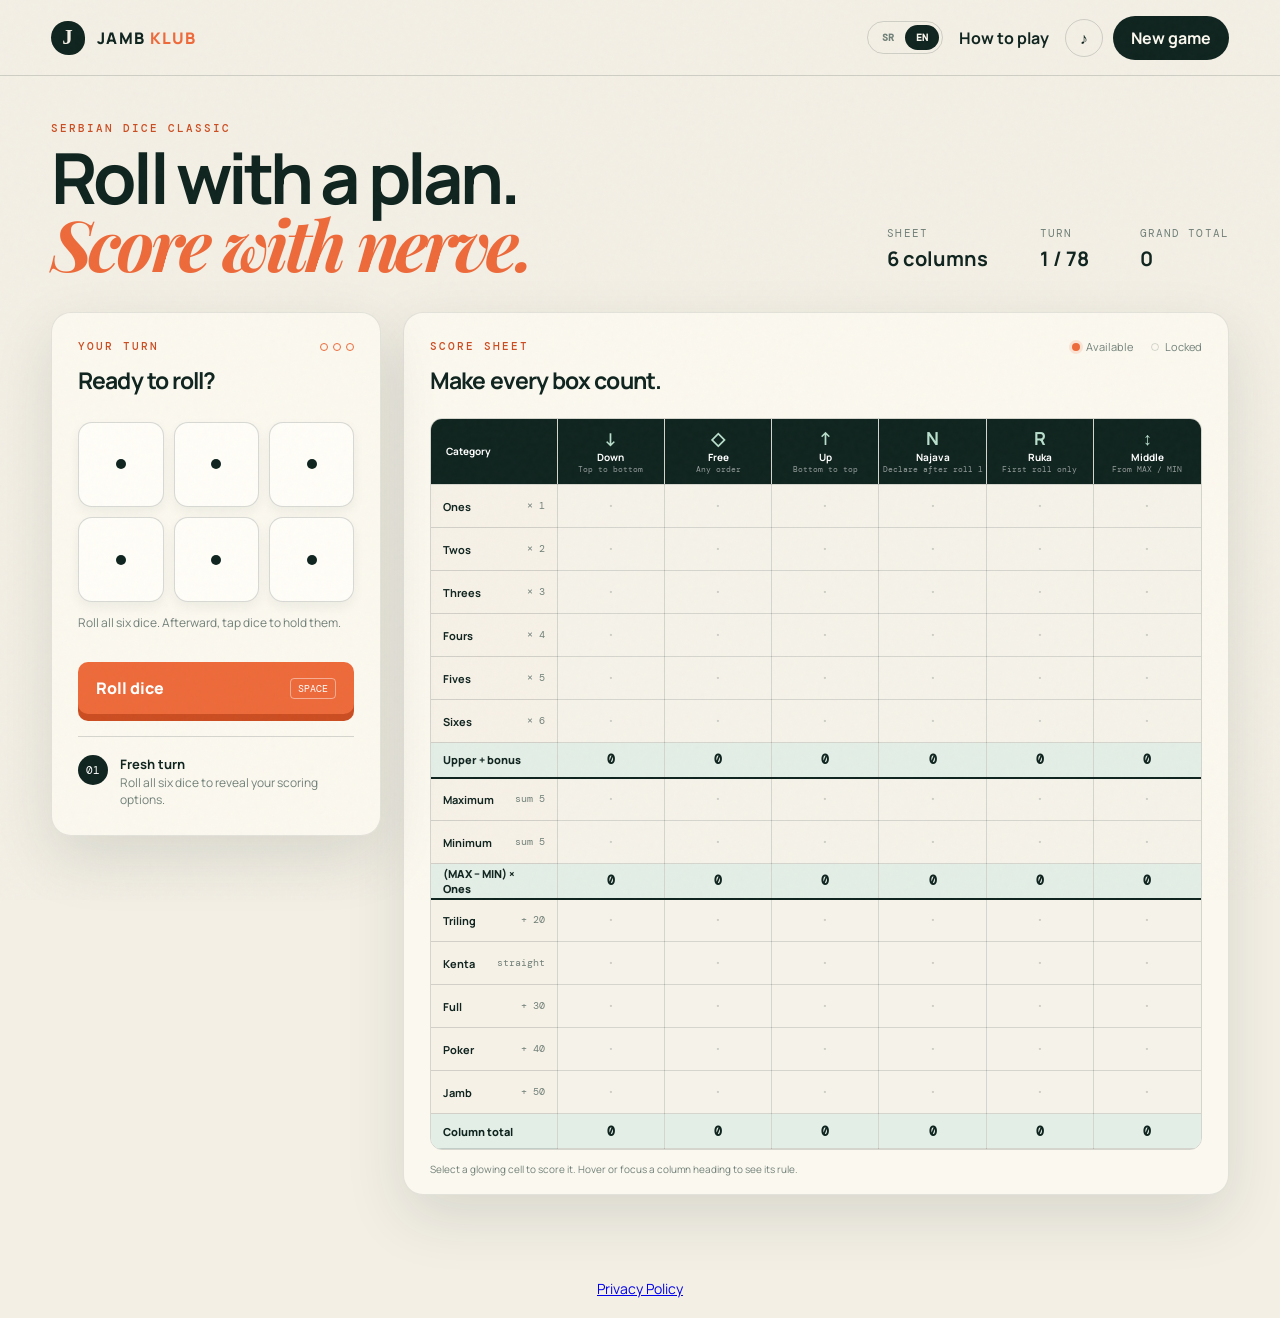
<file: index.html>
<!doctype html>
<html lang="en">
  <head>
<meta charset="UTF-8" />
<meta name="viewport" content="width=device-width, initial-scale=1.0" />
<meta name="theme-color" content="#10241f" />

<title>Jamb Klub - Free Online Jamb Game</title>

<meta name="description" content="Play Jamb online for free. Classic Serbian dice game with 6, 8 and 10 column score sheets. Available in English and Serbian." />
<meta name="keywords" content="jamb, jamb online, online jamb, jamb game, dice game, yatzy, yahtzee, free jamb, jamb klub, jamb score sheet" />
<meta name="author" content="Jamb Klub" />
<meta name="robots" content="index, follow" />

<link rel="canonical" href="https://JAMBKLUB.COM/" />

<meta property="og:type" content="website" />
<meta property="og:title" content="Jamb Klub - Free Online Jamb Game" />
<meta property="og:description" content="Play Jamb online for free. Classic Serbian dice game with 6, 8 and 10 column score sheets." />
<meta property="og:url" content="https://JAMBKLUB.COM/" />
<meta property="og:site_name" content="Jamb Klub" />

<meta name="twitter:card" content="summary_large_image" />
<meta name="twitter:title" content="Jamb Klub - Free Online Jamb Game" />
<meta name="twitter:description" content="Play Jamb online for free. Classic Serbian dice game." />

<script type="application/ld+json">
{
"@context":"https://schema.org",
"@type":"WebApplication",
"name":"Jamb Klub",
"applicationCategory":"Game",
"operatingSystem":"Any",
"description":"Play Jamb online for free.",
"offers":{"@type":"Offer","price":"0"}
}
</script>

<link rel="stylesheet" href="styles.css" />
</head>
  <body>
    <div class="paper-noise" aria-hidden="true"></div>
    <header class="topbar">
      <a class="brand" href="#" aria-label="Jamb Klub home" data-i18n-aria="brand.home">
        <span class="brand-mark">J</span>
        <span>JAMB <i>KLUB</i></span>
      </a>
      <div class="top-actions">
        <div class="language-switch" role="group" aria-label="Language" data-i18n-aria="nav.language">
          <button type="button" data-language="sr" aria-pressed="false">SR</button>
          <button type="button" data-language="en" aria-pressed="true">EN</button>
        </div>
        <button class="text-button" id="rulesButton" data-i18n="nav.rules">How to play</button>
        <button class="icon-button" id="soundButton" aria-label="Toggle sound" title="Toggle sound">♪</button>
        <button class="new-game-button" id="newGameButton" data-i18n="nav.newGame">New game</button>
      </div>
    </header>

    <main>
      <section class="hero">
        <div>
          <p class="eyebrow" data-i18n="hero.eyebrow">SERBIAN DICE CLASSIC</p>
          <h1><span data-i18n="hero.line1">Roll with a plan.</span><br /><em data-i18n="hero.line2">Score with nerve.</em></h1>
        </div>
        <div class="game-meta">
          <div><span data-i18n="meta.sheet">Sheet</span><strong id="sheetLabel">6 columns</strong></div>
          <div><span data-i18n="meta.turn">Turn</span><strong id="turnLabel">1 / 78</strong></div>
          <div><span data-i18n="meta.total">Grand total</span><strong id="grandTotal">0</strong></div>
        </div>
      </section>

      <section class="game-layout">
        <aside class="play-panel">
          <div class="turn-heading">
            <div>
              <p class="eyebrow" data-i18n="play.yourTurn">YOUR TURN</p>
              <h2 id="rollHeading">Ready to roll?</h2>
            </div>
            <span class="roll-pips" id="rollPips" aria-label="Zero of three rolls used"><i></i><i></i><i></i></span>
          </div>

          <div class="dice-tray" id="diceTray" aria-label="Dice tray" data-i18n-aria="play.diceTray"></div>
          <p class="tray-tip" id="trayTip">Roll all six dice. Afterward, tap dice to hold them.</p>
          <button class="roll-button" id="rollButton"><span id="rollButtonText">Roll dice</span><kbd>SPACE</kbd></button>

          <div class="announcement-card hidden" id="announcementCard">
            <p class="eyebrow" data-i18n="announcement.eyebrow">ANNOUNCEMENT</p>
            <strong id="announcementTitle" data-i18n="announcement.choose">Choose an announcement</strong>
            <p id="announcementCopy" data-i18n="announcement.instructions">After your first roll, select an open Najava cell to commit to it.</p>
            <button id="cancelAnnouncement" class="text-button" data-i18n="announcement.cancel">Cancel announcement</button>
          </div>

          <div class="turn-message" id="turnMessage" role="status" aria-live="polite">
            <span>01</span>
            <p><strong>Start here</strong>Roll the dice, keep what you like, and score one highlighted box.</p>
          </div>
        </aside>

        <section class="score-section">
          <div class="score-toolbar">
            <div>
              <p class="eyebrow" data-i18n="score.eyebrow">SCORE SHEET</p>
              <h2 data-i18n="score.heading">Make every box count.</h2>
            </div>
            <div class="legend"><span><i class="available-dot"></i><b data-i18n="score.available">Available</b></span><span><i class="locked-dot"></i><b data-i18n="score.locked">Locked</b></span></div>
          </div>
          <div class="score-scroll">
            <table id="scoreTable">
              <thead id="scoreHead"></thead>
              <tbody id="scoreBody"></tbody>
            </table>
          </div>
          <p class="table-hint" data-i18n="score.hint">Select a glowing cell to score it. Hover or focus a column heading to see its rule.</p>
        </section>
      </section>
    </main>

    <footer style="text-align:center;padding:20px;color:#718078;font-size:14px;">
      <a href="privacy.html">Privacy Policy</a>
    </footer>


    <dialog id="setupDialog" class="modal">
      <form method="dialog" id="setupForm">
        <button class="modal-close" value="cancel" aria-label="Close" data-i18n-aria="common.close">×</button>
        <p class="eyebrow" data-i18n="setup.eyebrow">NEW GAME</p>
        <h2 data-i18n="setup.heading">Choose your sheet.</h2>
        <p data-i18n="setup.copy">More columns mean a longer, more tactical game.</p>
        <div class="sheet-options">
          <label><input type="radio" name="columns" value="6" checked /><span><b>6</b><strong data-i18n="setup.classic">Classic</strong><small data-i18n="setup.classicTime">78 turns · about 35 min</small></span></label>
          <label><input type="radio" name="columns" value="8" /><span><b>8</b><strong data-i18n="setup.extended">Extended</strong><small data-i18n="setup.extendedTime">104 turns · about 50 min</small></span></label>
          <label><input type="radio" name="columns" value="10" /><span><b>10</b><strong data-i18n="setup.master">Master</strong><small data-i18n="setup.masterTime">130 turns · about 70 min</small></span></label>
        </div>
        <button class="primary-button" value="default" id="startGameButton" data-i18n="setup.start">Start game</button>
      </form>
    </dialog>

    <dialog id="rulesDialog" class="modal rules-modal">
      <form method="dialog">
        <button class="modal-close" value="cancel" aria-label="Close" data-i18n-aria="common.close">×</button>
        <p class="eyebrow" data-i18n="rules.eyebrow">QUICK RULES</p>
        <h2 data-i18n="rules.heading">How this Jamb works.</h2>
        <div class="rules-grid">
          <article><b>01</b><h3 data-i18n="rules.rollTitle">Roll</h3><p data-i18n="rules.rollCopy">Roll six dice up to three times. Hold any dice between rolls; the best five count.</p></article>
          <article><b>02</b><h3 data-i18n="rules.scoreTitle">Score</h3><p data-i18n="rules.scoreCopy">Choose one glowing box. Number rows count matching dice. Combination rows add their printed bonuses.</p></article>
          <article><b>03</b><h3 data-i18n="rules.orderTitle">Respect order</h3><p data-i18n="rules.orderCopy">Arrows constrain the next legal box. Najava must be declared after roll one. Ruka scores roll one only.</p></article>
          <article><b>04</b><h3 data-i18n="rules.winTitle">Win</h3><p data-i18n="rules.winCopy">Finish every box. Each column totals its upper bonus, MAX–MIN calculation, and combinations.</p></article>
        </div>
        <div class="formula-strip"><span><i data-i18n="rules.upper">Upper bonus</i><strong data-i18n="rules.upperFormula">+30 at 60</strong></span><span><i data-i18n="rules.middle">Middle</i><strong data-i18n="rules.middleFormula">(MAX − MIN) × Ones</strong></span><span><i data-i18n="rules.straight">Straight</i><strong>66 / 56 / 46</strong></span></div>
        <button class="primary-button" value="default" data-i18n="rules.back">Back to the table</button>
      </form>
    </dialog>

    <dialog id="finishDialog" class="modal finish-modal">
      <form method="dialog">
        <p class="eyebrow" data-i18n="finish.eyebrow">SHEET COMPLETE</p>
        <h2 id="finishTitle" data-i18n="finish.fine">A fine game.</h2>
        <div class="final-score" id="finalScore">0</div>
        <p id="finishCopy" data-i18n="finish.defaultCopy">That is your final Jamb score.</p>
        <button class="primary-button" value="default" id="playAgainButton" data-i18n="finish.again">Play again</button>
      </form>
    </dialog>

    <script src="app.js"></script>
  </body>
</html>
</file>
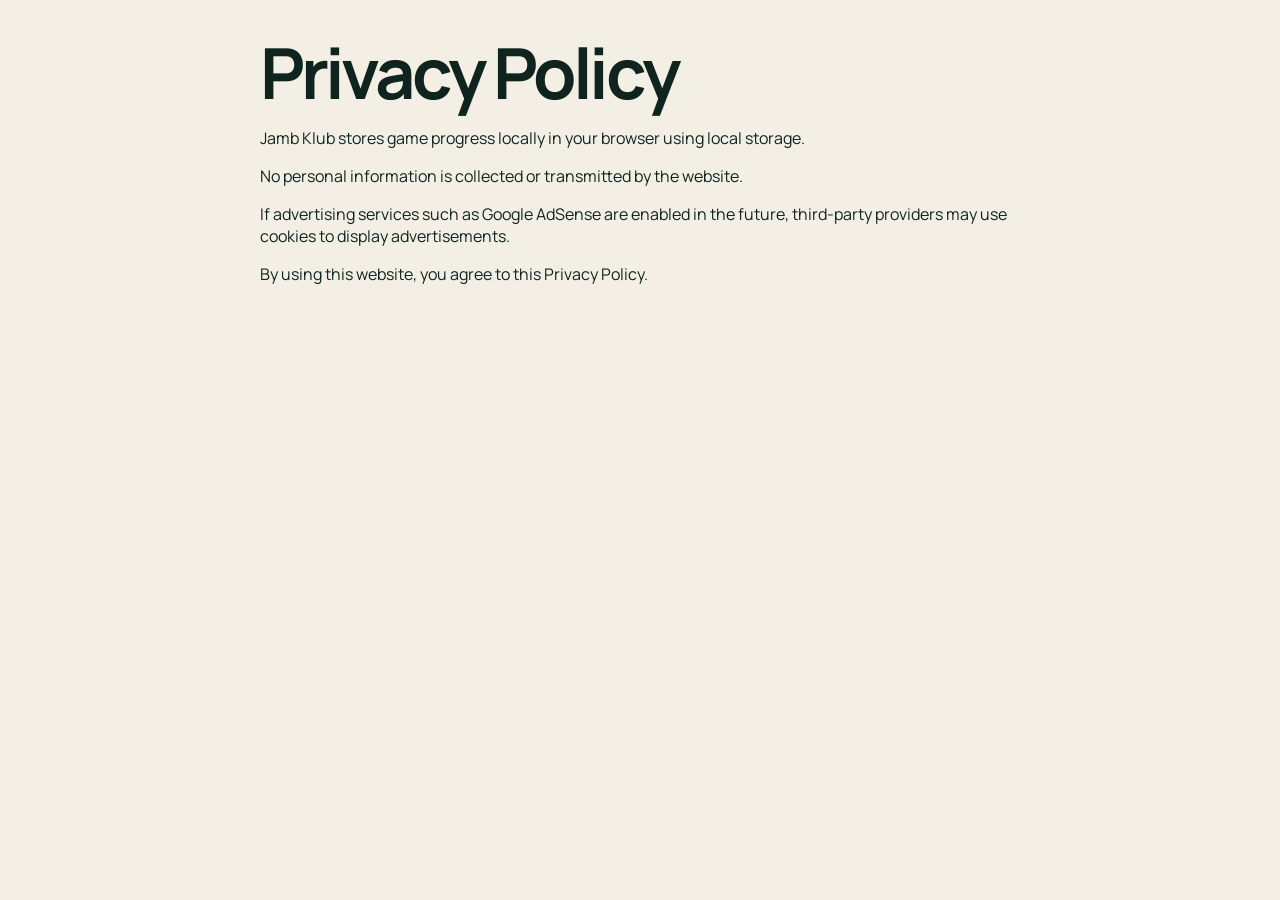
<file: privacy.html>
<!doctype html>
<html lang="en">
<head>
  <meta charset="UTF-8">
  <meta name="viewport" content="width=device-width, initial-scale=1.0">
  <title>Privacy Policy - Jamb Klub</title>
  <link rel="stylesheet" href="styles.css">
</head>
<body>
  <main style="max-width:800px;margin:auto;padding:40px 20px;">
    <h1>Privacy Policy</h1>
    <br>
    <p>Jamb Klub stores game progress locally in your browser using local storage.</p>

    <p>No personal information is collected or transmitted by the website.</p>

    <p>If advertising services such as Google AdSense are enabled in the future, third-party providers may use cookies to display advertisements.</p>

    <p>By using this website, you agree to this Privacy Policy.</p>
  </main>
</body>
</html>
</file>
<file: styles.css>
@import url('https://fonts.googleapis.com/css2?family=DM+Mono:wght@400;500&family=Manrope:wght@400;600;700;800&family=Playfair+Display:ital,wght@1,700&display=swap');

:root {
  --ink: #10241f;
  --cream: #f3efe5;
  --paper: #fbf8ef;
  --orange: #ed6a3a;
  --orange-dark: #cb4d21;
  --mint: #b9dfcd;
  --muted: #718078;
  --line: rgba(16, 36, 31, 0.16);
  --shadow: 0 22px 60px rgba(22, 45, 37, 0.12);
}

* { box-sizing: border-box; }
body { margin: 0; color: var(--ink); background: var(--cream); font-family: Manrope, sans-serif; min-width: 320px; }
button, input { font: inherit; }
button { color: inherit; }
.paper-noise { position: fixed; inset: 0; pointer-events: none; opacity: .18; z-index: 10; background-image: url("data:image/svg+xml,%3Csvg viewBox='0 0 180 180' xmlns='http://www.w3.org/2000/svg'%3E%3Cfilter id='n'%3E%3CfeTurbulence type='fractalNoise' baseFrequency='.9' numOctaves='3' stitchTiles='stitch'/%3E%3C/filter%3E%3Crect width='100%25' height='100%25' filter='url(%23n)' opacity='.13'/%3E%3C/svg%3E"); }
.topbar { height: 76px; display: flex; align-items: center; justify-content: space-between; padding: 0 clamp(20px, 4vw, 64px); border-bottom: 1px solid var(--line); }
.brand { display: flex; align-items: center; gap: 12px; color: var(--ink); text-decoration: none; font-weight: 800; letter-spacing: .08em; }
.brand i { color: var(--orange); font-style: normal; }
.brand-mark { width: 34px; aspect-ratio: 1; display: grid; place-items: center; color: var(--cream); background: var(--ink); border-radius: 50% 50% 47% 53%; font-family: Georgia, serif; font-size: 21px; }
.top-actions { display: flex; align-items: center; gap: 10px; }
.language-switch { display: flex; padding: 3px; border: 1px solid var(--line); border-radius: 99px; }
.language-switch button { min-width: 34px; padding: 6px 8px; border: 0; border-radius: 99px; background: transparent; color: var(--muted); font: 700 10px 'DM Mono', monospace; cursor: pointer; }
.language-switch button[aria-pressed="true"] { color: var(--paper); background: var(--ink); }
.text-button, .icon-button, .new-game-button { border: 0; background: transparent; cursor: pointer; font-weight: 700; }
.text-button:hover { color: var(--orange-dark); }
.icon-button { width: 38px; height: 38px; border: 1px solid var(--line); border-radius: 50%; }
.icon-button.muted { opacity: .4; text-decoration: line-through; }
.new-game-button { padding: 11px 18px; color: var(--paper); background: var(--ink); border-radius: 99px; }
main { width: min(1500px, 100%); margin: auto; padding: 0 clamp(16px, 4vw, 64px) 64px; }
.hero { min-height: 235px; display: flex; align-items: end; justify-content: space-between; gap: 40px; padding: 45px 0 34px; }
.eyebrow { margin: 0 0 10px; color: var(--orange-dark); font: 500 11px/1.3 'DM Mono', monospace; letter-spacing: .18em; }
h1, h2, p { margin-top: 0; }
h1 { margin-bottom: 0; font-size: clamp(42px, 5.5vw, 78px); line-height: .93; letter-spacing: -.055em; }
h1 em { color: var(--orange); font-family: 'Playfair Display', Georgia, serif; font-weight: 700; }
.game-meta { display: flex; gap: clamp(20px, 4vw, 55px); padding-bottom: 6px; }
.game-meta div { display: grid; gap: 5px; }
.game-meta span { color: var(--muted); font: 11px 'DM Mono', monospace; text-transform: uppercase; letter-spacing: .1em; }
.game-meta strong { font-size: 20px; }
.game-layout { display: grid; grid-template-columns: 330px minmax(0, 1fr); gap: 22px; align-items: start; }
.play-panel, .score-section { background: var(--paper); border: 1px solid rgba(16,36,31,.1); border-radius: 20px; box-shadow: var(--shadow); }
.play-panel { padding: 26px; position: sticky; top: 16px; }
.turn-heading, .score-toolbar { display: flex; justify-content: space-between; align-items: start; }
.turn-heading h2, .score-toolbar h2 { margin: 0; font-size: 23px; letter-spacing: -.04em; }
.roll-pips { display: flex; gap: 5px; padding-top: 4px; }
.roll-pips i { width: 8px; height: 8px; border-radius: 50%; border: 1px solid var(--orange); }
.roll-pips i.used { background: var(--orange); }
.dice-tray { display: grid; grid-template-columns: repeat(3, 1fr); gap: 10px; margin: 26px 0 12px; min-height: 176px; }
.die { position: relative; aspect-ratio: 1; border: 1px solid var(--line); border-radius: 14px; background: #fffdf7; cursor: pointer; transition: transform .16s, background .16s, box-shadow .16s; box-shadow: 0 5px 12px rgba(20,44,36,.06); }
.die:hover:not(:disabled) { transform: translateY(-2px); }
.die.held { background: var(--mint); box-shadow: inset 0 0 0 2px var(--ink); transform: translateY(-5px); }
.die.rolling { animation: tumble .28s ease; }
.pip { position: absolute; width: 10px; height: 10px; border-radius: 50%; background: var(--ink); transform: translate(-50%, -50%); }
.pip.p1 { left: 25%; top: 25%; }.pip.p2 { left: 75%; top: 25%; }.pip.p3 { left: 25%; top: 50%; }.pip.p4 { left: 50%; top: 50%; }.pip.p5 { left: 75%; top: 50%; }.pip.p6 { left: 25%; top: 75%; }.pip.p7 { left: 75%; top: 75%; }
@keyframes tumble { 50% { transform: rotate(9deg) scale(.9); } }
.tray-tip { color: var(--muted); font-size: 12px; line-height: 1.5; min-height: 36px; }
.roll-button, .primary-button { width: 100%; border: 0; border-radius: 10px; padding: 15px 18px; color: white; background: var(--orange); font-weight: 800; cursor: pointer; box-shadow: 0 7px 0 var(--orange-dark); transition: transform .1s, box-shadow .1s; }
.roll-button { display: flex; justify-content: space-between; align-items: center; }
.roll-button:active, .primary-button:active { transform: translateY(4px); box-shadow: 0 3px 0 var(--orange-dark); }
.roll-button:disabled { cursor: not-allowed; opacity: .45; box-shadow: none; }
kbd { padding: 3px 7px; border: 1px solid rgba(255,255,255,.45); border-radius: 4px; font: 10px 'DM Mono', monospace; }
.announcement-card { margin-top: 18px; padding: 15px; border: 1px solid var(--orange); background: #fff5eb; border-radius: 12px; }
.announcement-card strong { display: block; margin-bottom: 6px; }
.announcement-card p:not(.eyebrow) { margin-bottom: 7px; color: var(--muted); font-size: 12px; }
.announcement-card .text-button { padding: 0; font-size: 12px; }
.hidden { display: none !important; }
.turn-message { display: flex; gap: 12px; margin-top: 22px; padding-top: 18px; border-top: 1px solid var(--line); }
.turn-message > span { flex: 0 0 auto; width: 30px; height: 30px; display: grid; place-items: center; border-radius: 50%; color: white; background: var(--ink); font: 11px 'DM Mono', monospace; }
.turn-message p { margin: 0; color: var(--muted); font-size: 12px; line-height: 1.45; }
.turn-message strong { display: block; color: var(--ink); font-size: 13px; }
.score-section { min-width: 0; padding: 26px 26px 18px; }
.legend { display: flex; gap: 18px; color: var(--muted); font-size: 11px; }
.legend span { display: flex; align-items: center; gap: 6px; }
.legend b { font: inherit; }
.legend i { width: 8px; height: 8px; border-radius: 50%; }
.available-dot { background: var(--orange); box-shadow: 0 0 0 3px rgba(237,106,58,.15); }.locked-dot { border: 1px solid var(--line); }
.score-scroll { margin-top: 22px; overflow-x: auto; border: 1px solid var(--line); border-radius: 12px; }
table { width: 100%; min-width: 650px; border-collapse: collapse; table-layout: fixed; }
th, td { height: 43px; border-right: 1px solid var(--line); border-bottom: 1px solid var(--line); text-align: center; }
th:last-child, td:last-child { border-right: 0; }
thead th { height: 66px; position: sticky; top: 0; z-index: 2; padding: 7px 4px; background: var(--ink); color: white; font-size: 10px; }
thead th:first-child { width: 126px; text-align: left; padding-left: 15px; }
.column-symbol { display: block; color: var(--mint); font-size: 18px; line-height: 1.2; }
.column-rule { display: block; opacity: .55; font: 8px 'DM Mono', monospace; white-space: nowrap; }
tbody th { padding: 0 12px; background: #f6f1e7; text-align: left; font-size: 11px; }
tbody th span { float: right; color: var(--muted); font: 10px 'DM Mono', monospace; }
td { position: relative; background: rgba(255,255,255,.45); font: 500 13px 'DM Mono', monospace; }
td.filled { background: #fffdf8; color: var(--ink); font-weight: 500; }
td.available { cursor: pointer; background: rgba(237,106,58,.09); box-shadow: inset 0 0 0 1px var(--orange); color: var(--orange-dark); font-weight: 700; }
td.available:hover, td.available:focus { outline: none; background: var(--orange); color: white; }
td.announceable { cursor: pointer; background: rgba(185,223,205,.25); box-shadow: inset 0 0 0 1px #6cad8d; color: #2e6c55; }
td.announceable:hover, td.announceable:focus { outline: none; background: var(--mint); }
td.locked { color: rgba(16,36,31,.18); background: rgba(16,36,31,.025); }
td .score-preview { display: block; font-size: 8px; opacity: .72; }
tr.subtotal-row th, tr.subtotal-row td { height: 35px; background: #e3eee6; font-weight: 800; }
tr.section-start th, tr.section-start td { border-top: 2px solid var(--ink); }
.table-hint { margin: 12px 0 0; color: var(--muted); font-size: 10px; }
.modal { width: min(680px, calc(100% - 30px)); border: 0; border-radius: 22px; padding: 0; color: var(--ink); background: var(--paper); box-shadow: 0 30px 100px rgba(0,0,0,.3); }
.modal::backdrop { background: rgba(10,30,25,.68); backdrop-filter: blur(4px); }
.modal form { position: relative; padding: clamp(28px, 5vw, 50px); }
.modal h2 { margin-bottom: 8px; font-size: 36px; letter-spacing: -.05em; }
.modal form > p:not(.eyebrow) { color: var(--muted); }
.modal-close { position: absolute; right: 20px; top: 16px; border: 0; background: transparent; font-size: 28px; cursor: pointer; }
.sheet-options { display: grid; grid-template-columns: repeat(3, 1fr); gap: 12px; margin: 28px 0; }
.sheet-options input { position: absolute; opacity: 0; }
.sheet-options span { display: grid; padding: 18px; border: 1px solid var(--line); border-radius: 14px; cursor: pointer; }
.sheet-options b { font-size: 34px; color: var(--orange); }.sheet-options strong { margin: 5px 0; }.sheet-options small { color: var(--muted); font-size: 10px; }
.sheet-options input:checked + span { border-color: var(--orange); background: #fff3e7; box-shadow: inset 0 0 0 1px var(--orange); }
.rules-grid { display: grid; grid-template-columns: 1fr 1fr; gap: 18px; margin: 25px 0; }
.rules-grid article { padding: 17px; border: 1px solid var(--line); border-radius: 12px; }
.rules-grid b { color: var(--orange); font: 11px 'DM Mono', monospace; }.rules-grid h3 { margin: 7px 0 5px; }.rules-grid p { margin: 0; color: var(--muted); font-size: 12px; line-height: 1.5; }
.formula-strip { display: flex; justify-content: space-between; gap: 10px; padding: 15px; margin-bottom: 25px; background: var(--ink); color: white; border-radius: 12px; font-size: 10px; }
.formula-strip span { display: grid; gap: 3px; opacity: .65; }.formula-strip i { font-style: normal; }.formula-strip strong { opacity: 1; color: var(--mint); }
.finish-modal { text-align: center; }.final-score { margin: 15px 0; color: var(--orange); font: 800 86px/1 Manrope, sans-serif; }

@media (max-width: 950px) {
  .hero { align-items: start; flex-direction: column; min-height: 0; }
  .game-layout { grid-template-columns: 1fr; }
  .play-panel { position: static; }
  .dice-tray { grid-template-columns: repeat(6, 1fr); min-height: 0; }
}
@media (max-width: 620px) {
  .topbar { height: 64px; }.text-button#rulesButton, .icon-button { display: none; }
  .top-actions { gap: 6px; }.new-game-button { padding: 10px 13px; }.language-switch button { min-width: 30px; padding: 5px 6px; }
  main { padding-bottom: 30px; }.hero { padding: 35px 0 25px; }.game-meta { width: 100%; justify-content: space-between; gap: 8px; }
  .game-meta strong { font-size: 15px; }.play-panel, .score-section { padding: 18px; border-radius: 15px; }
  .dice-tray { grid-template-columns: repeat(3, 1fr); }.legend { display: none; }.score-toolbar h2 { font-size: 20px; }
  .sheet-options, .rules-grid { grid-template-columns: 1fr; }.sheet-options span { grid-template-columns: 45px 1fr; align-items: center; }.sheet-options b { grid-row: span 2; }.formula-strip { flex-direction: column; }
}
@media (prefers-reduced-motion: reduce) { *, *::before, *::after { animation: none !important; scroll-behavior: auto !important; } }
</file>
